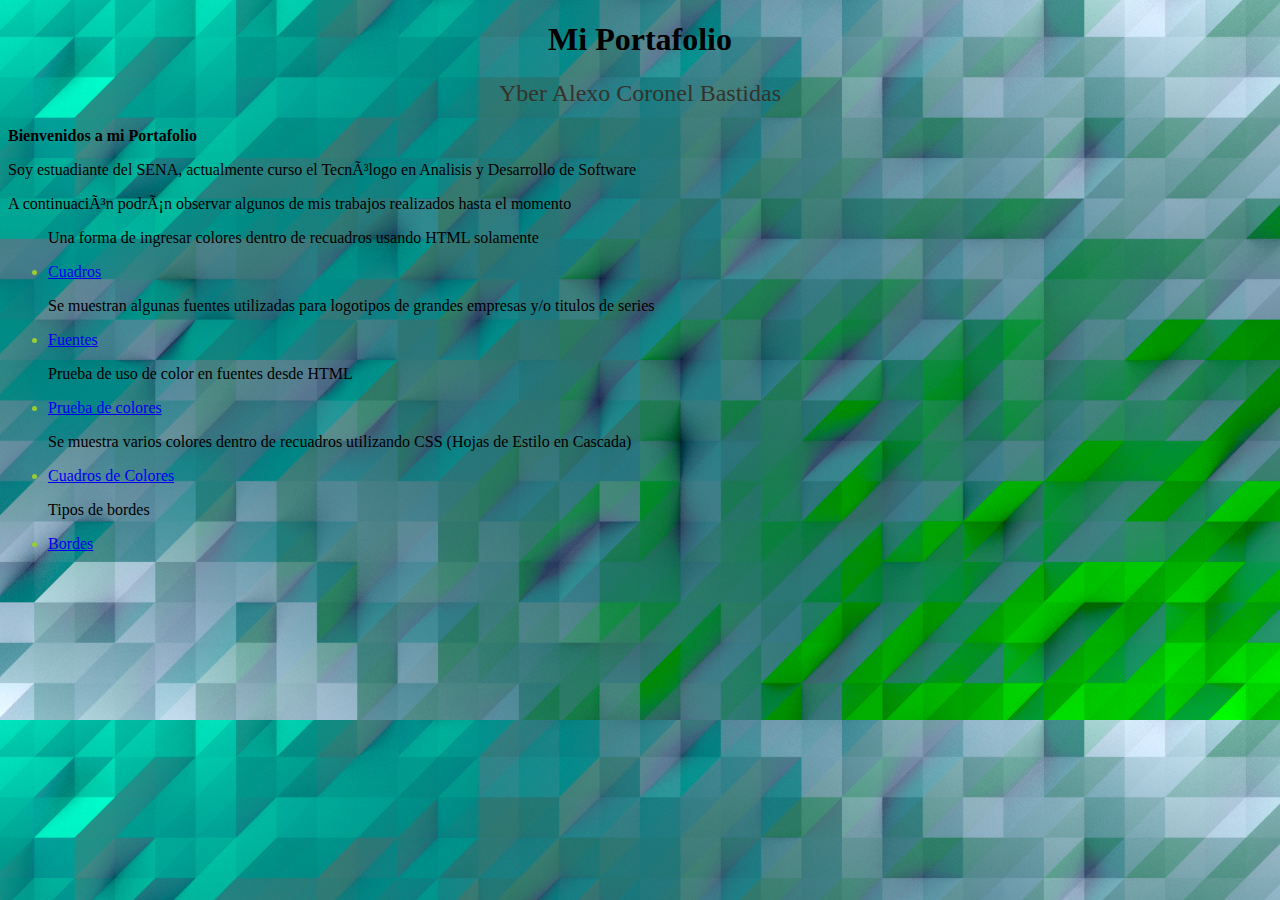
<file: index.html>
<!DOCTYPE html>
<html Lang=”es”>
<html>
    <head> 
        <meta charset"UTF-8">
        <meta name="viewport" content="width=device-width, initial-scale=1.0">
        <title> Mi portafolio </title>
        <link rel="stylesheet" href="css/style.css">
        <link rel="stylesheet" media="screen" href="https://fontlibrary.org//face/nemoy" type="text/css"/>  
        <link rel="stylesheet" media="screen" href="https://fontlibrary.org//face/mitica" type="text/css"/> 
        <link rel="stylesheet" media="screen" href="https://fontlibrary.org//face/tambourine" type="text/css"/> 
        <link rel="stylesheet" media="screen" href="https://fontlibrary.org//face/coupeur-bricoleur" type="text/css"/> 

    </head>
    <body>   
                
            <h1 class="titulo">Mi Portafolio</h1>
            <h2 class="nombre" >Yber Alexo Coronel Bastidas</h2>
              <p class="bienvenida">Bienvenidos a mi Portafolio</p>  
              <p class="intro">Soy estuadiante del SENA, actualmente curso el Tecnólogo en Analisis y Desarrollo de Software</p>
            
            <p>A continuación podrán observar algunos de mis trabajos realizados hasta el momento</p>
            <ul>
                <p>Una forma de ingresar colores dentro de recuadros usando HTML solamente</p>
                <li class="selector-clase"> <a href="Cuadros.html">Cuadros</a></li>
                <p>Se muestran algunas fuentes utilizadas para logotipos de grandes empresas y/o titulos de series</p>
                <li class="selector-clase"> <a href="fuentes.html">Fuentes</a></li>
                <p>Prueba de uso de color en fuentes desde HTML</p> 
                <li class="selector-clase"> <a href="Colores.html">Prueba de colores</a></li>
                <p>Se muestra varios colores dentro de recuadros utilizando CSS (Hojas de Estilo en Cascada)</p>
                <li class="selector-clase"> <a href="cuadros-colores.html">Cuadros de Colores</a> </li>
                <p>Tipos de bordes</p>
                <li class="selector-clase"> <a href="bordes.html">Bordes</a> </li>
            </ul>
    </body>
</html>
</file>
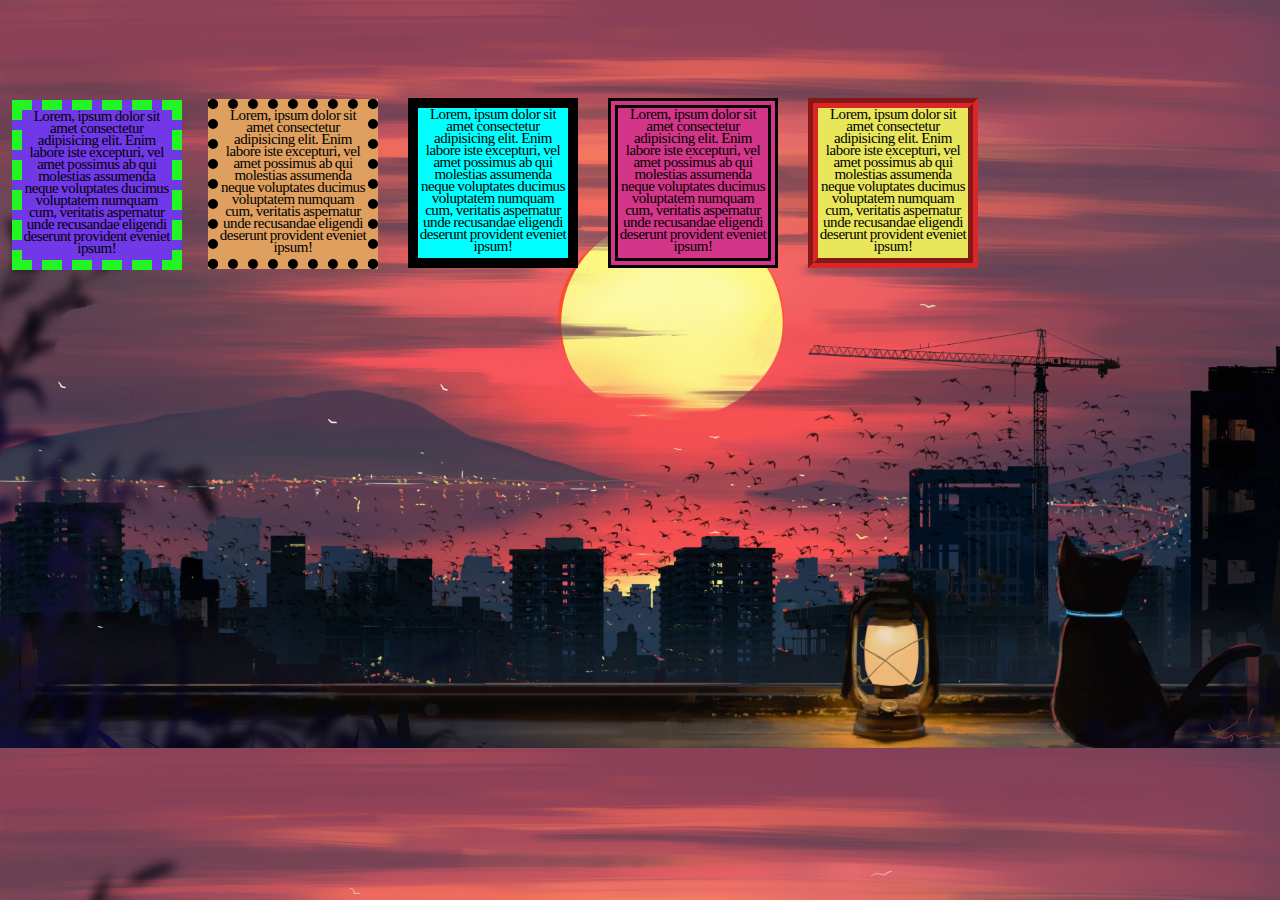
<file: bordes.html>
<!DOCTYPE html>
<html lang="en">
<head>
    <meta charset="UTF-8">
    <meta http-equiv="X-UA-Compatible" content="IE=edge">
    <meta name="viewport" content="width=device-width, initial-scale=1.0">
    <title>Bordes</title>
    <link rel="stylesheet" href="css/bordes.css">
   
</head>
<body>
    
    <div>
        <p class="box">Lorem, ipsum dolor sit amet consectetur adipisicing elit. Enim labore iste excepturi, vel amet possimus ab qui molestias assumenda neque voluptates ducimus voluptatem numquam cum, veritatis aspernatur unde recusandae eligendi deserunt provident eveniet ipsum!</p>

        <p class="box1">Lorem, ipsum dolor sit amet consectetur adipisicing elit. Enim labore iste excepturi, vel amet possimus ab qui molestias assumenda neque voluptates ducimus voluptatem numquam cum, veritatis aspernatur unde recusandae eligendi deserunt provident eveniet ipsum!</p>

        <p class="box2">Lorem, ipsum dolor sit amet consectetur adipisicing elit. Enim labore iste excepturi, vel amet possimus ab qui molestias assumenda neque voluptates ducimus voluptatem numquam cum, veritatis aspernatur unde recusandae eligendi deserunt provident eveniet ipsum!</p>

        <p class="box3">Lorem, ipsum dolor sit amet consectetur adipisicing elit. Enim labore iste excepturi, vel amet possimus ab qui molestias assumenda neque voluptates ducimus voluptatem numquam cum, veritatis aspernatur unde recusandae eligendi deserunt provident eveniet ipsum!</p>

        <p class="box4">Lorem, ipsum dolor sit amet consectetur adipisicing elit. Enim labore iste excepturi, vel amet possimus ab qui molestias assumenda neque voluptates ducimus voluptatem numquam cum, veritatis aspernatur unde recusandae eligendi deserunt provident eveniet ipsum!</p>

    </div><br><br>
    <section>
    <div class="circulo">
        <span style="--i:1;"></span>
        <span style="--i:2;"></span>
        <span style="--i:3;"></span>
        <span style="--i:4;"></span>
        <span style="--i:5;"></span>
        <span style="--i:6;"></span>
        <span style="--i:7;"></span>
        <span style="--i:8;"></span>
        <span style="--i:9;"></span>
        <span style="--i:10;"></span>
        <span style="--i:11;"></span>
        <span style="--i:12;"></span>
        <span style="--i:13;"></span>
        <span style="--i:14;"></span>
        <span style="--i:15;"></span>
    </div>
    </section>
    
</body>
</html>
</file>
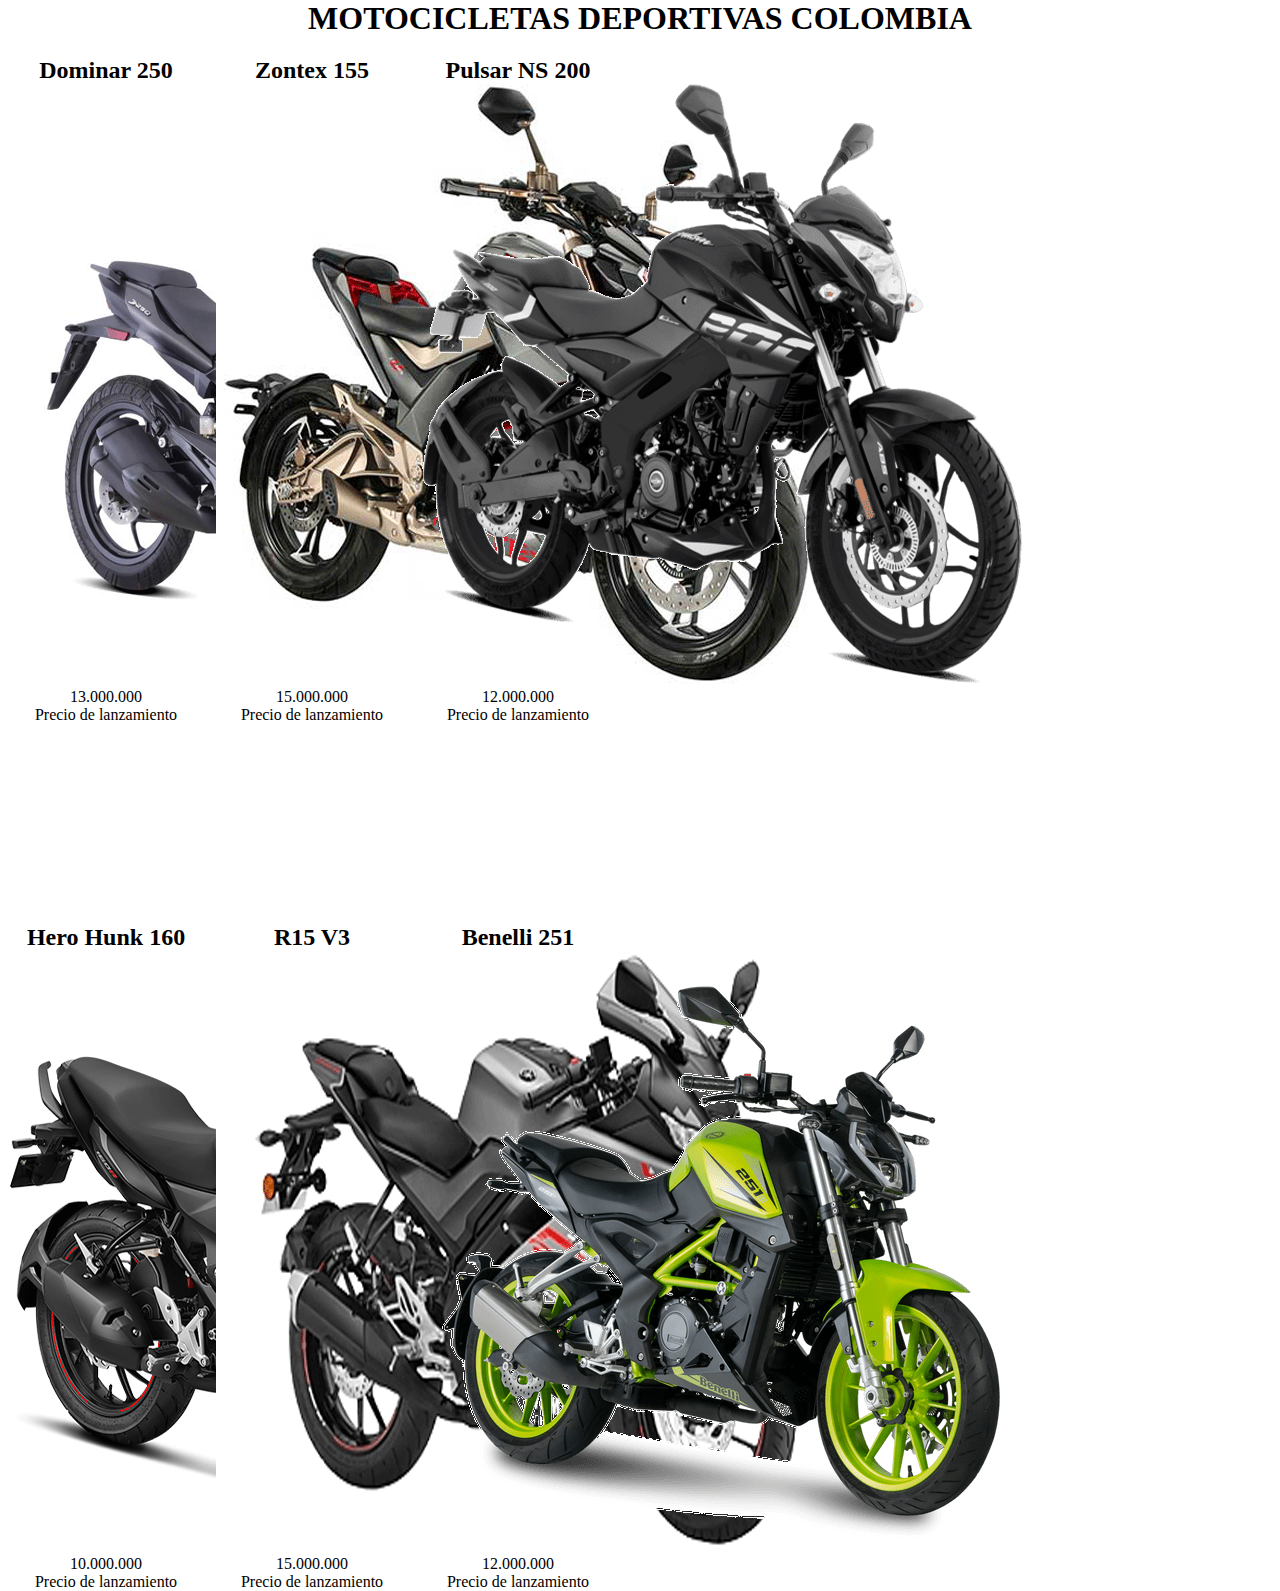
<file: catalogo.html>
<!DOCTYPE html>
<html lang="en">
<head>
    <meta charset="UTF-8">
    <meta http-equiv="X-UA-Compatible" content="IE=edge">
    <meta name="viewport" content="width=device-width, initial-scale=1.0">
    
    <title>Catálogo</title>

    <link rel="shortcut icon" href="images/faviconyber.png" type="image/x-icon">
    <link rel="stylesheet" href="css/catalogo.css">
</head>
<body>
    <H1>MOTOCICLETAS DEPORTIVAS COLOMBIA</H1>

    <div class="main">
        <div class="box1">
            <h2>Dominar 250</h2>
            <img src="images/DOMINAR250.png" alt="">
            <label>13.000.000</label>
            <label>Precio de lanzamiento</label>

        </div>
        <div class="box2">
            <h2>Zontex 155</h2>
            <img src="images/zontes155.png" alt="">
            <label>15.000.000</label>
            <label>Precio de lanzamiento</label>

        </div>
        <div class="box3">
            <h2>Pulsar NS 200</h2>
            <img src="images/Pulsarns200.png" alt="">
            <label>12.000.000</label>
            <label>Precio de lanzamiento</label>

        </div>
        
    </div>
    <div class="main1">
        <div class="box4">
            <h2>Hero Hunk 160</h2>
            <img src="images/Hunk160.png" alt="">
            <label>10.000.000</label>
            <label>Precio de lanzamiento</label>

        </div>
        <div class="box5">
            <h2>R15 V3</h2>
            <img src="images/r15v3.png" alt="">
            <label>15.000.000</label>
            <label>Precio de lanzamiento</label>

        </div>
        <div class="box6">
            <h2>Benelli 251</h2>
            <img src="images/benelli251.png" alt="">
            <label>12.000.000</label>
            <label>Precio de lanzamiento</label>

        </div>
    </div>
</body>
</html>
</file>
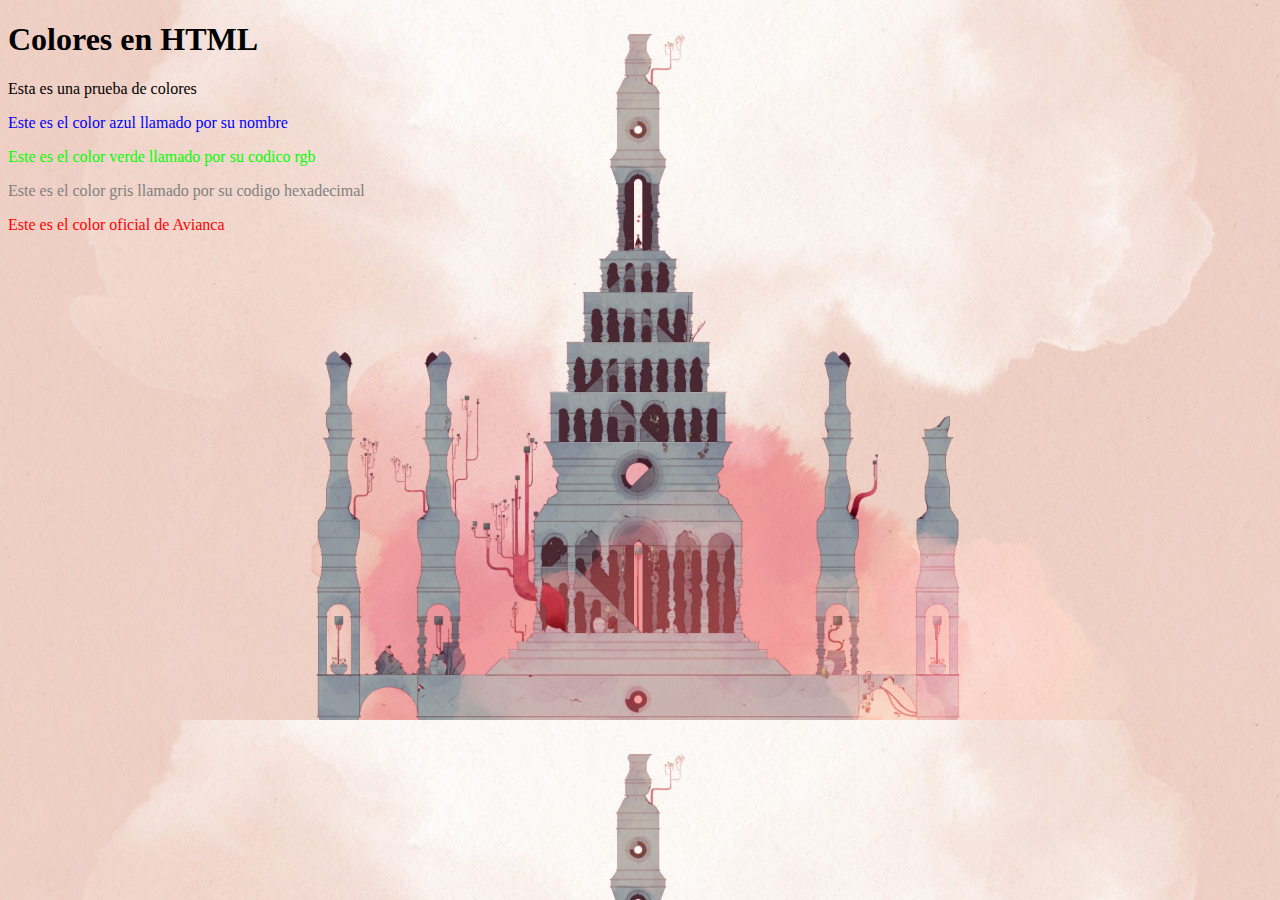
<file: Colores.html>
<!DOCTYPE html>
<html lang="en">
<head>
    <meta charset="UTF-8">
    <meta http-equiv="X-UA-Compatible" content="IE=edge">
    <meta name="viewport" content="width=device-width, initial-scale=1.0">
    <title>Colores</title>
    <link rel="stylesheet" media="screen" href="https://fontlibrary.org//face/metal-lord" type="text/css"/> 
<style>
    body{
        background-image: url('images/castillo.jpg');
        background-size: cover;
    }
</style>
</head>
<body>

    <h1>Colores en HTML</h1>
    <p>Esta es una prueba de colores</p>
    <p
    style="color: blue;">Este es el color azul llamado por su nombre</p>
    <p
    style="color: rgb(0,255,0);">Este es el color verde llamado por su codico rgb</p>
    <p
    style="color: #808080">Este es el color gris llamado por su codigo hexadecimal</p>
    <p
    style="color: red;">Este es el color oficial de Avianca</p>

</body>
</html>
</file>
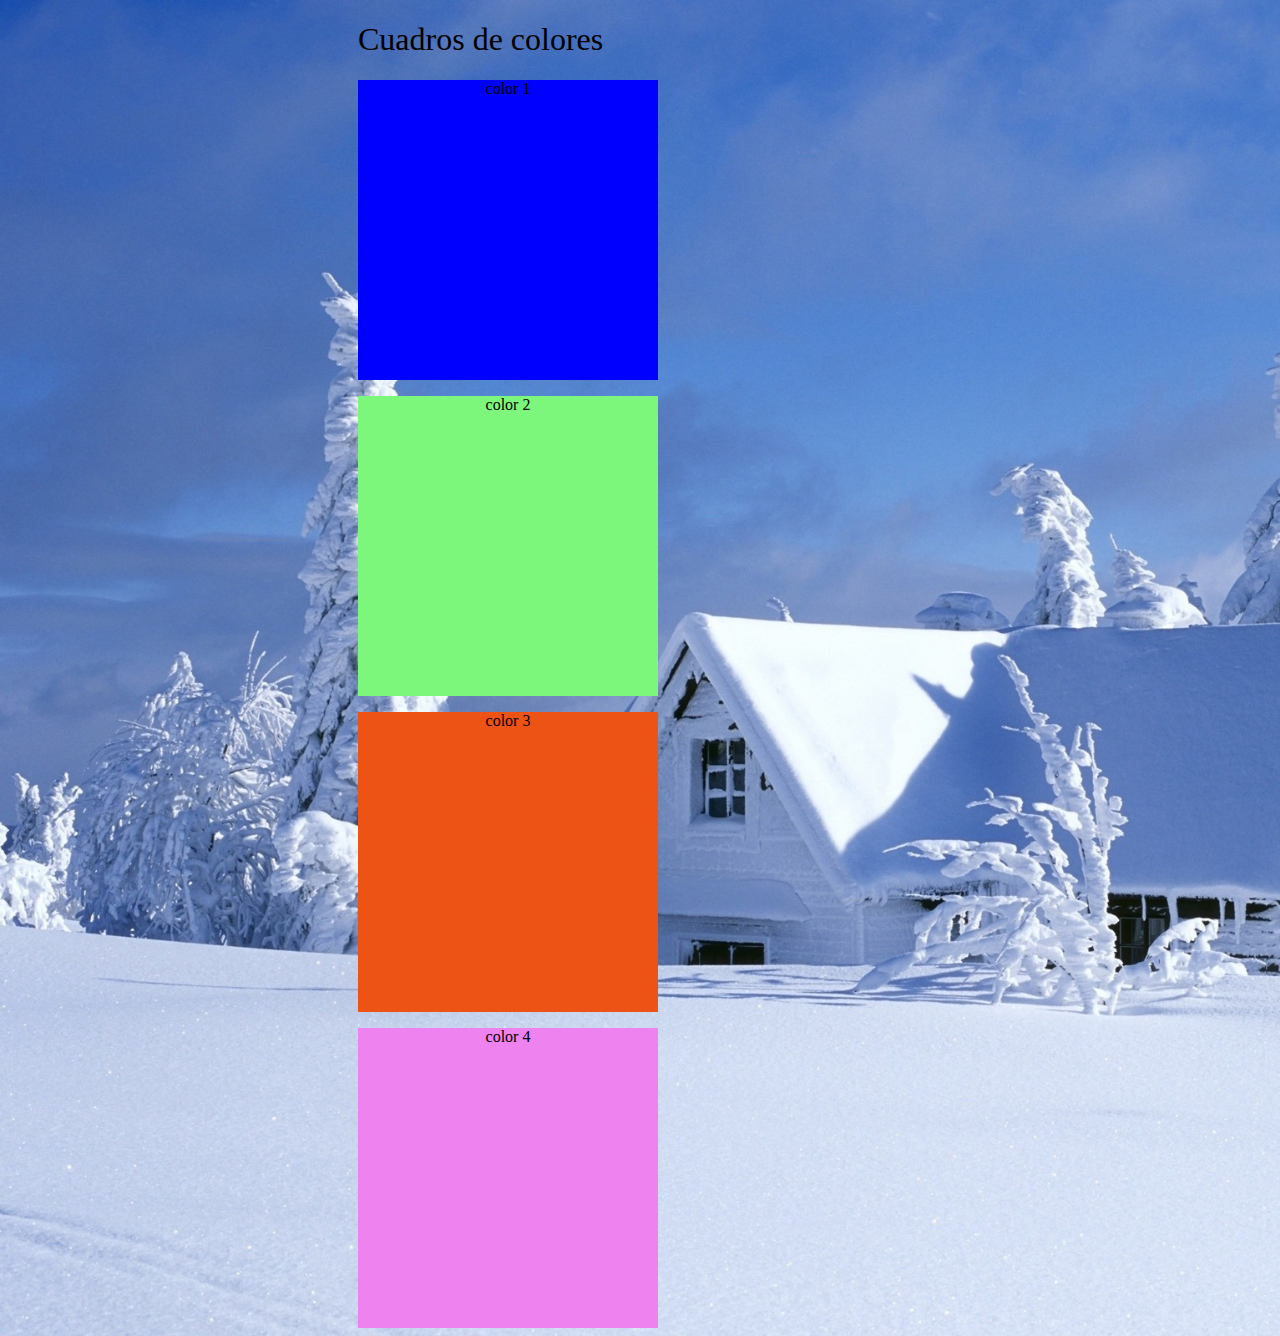
<file: Cuadros.html>
<!DOCTYPE html>
<html lang="en">
<head>
    <meta charset="UTF-8">
    <meta http-equiv="X-UA-Compatible" content="IE=edge">
    <meta name="viewport" content="width=device-width, initial-scale=1.0">
    <title>Colores</title>
    <link rel="stylesheet" media="screen" href="https://fontlibrary.org//face/metal-lord" type="text/css"/> 

    <style>

        body{
            background-image: url('images/nieve.jpg');
            background-size: cover;
        }

        .titulo{
            font-family: 'MetalLordRegular';
             font-weight: normal;
             font-style: normal; 
             margin-left: 350px;
        }

        .c1, .c2, .c3, .c4{
            font-family: 'MetalLordRegular';
             font-weight: normal;
             font-style: normal; 
             margin-right: 40px;
        }

        .color1{
        width: 300px;
        height: 300px;
        background-color: blue;
        text-align: center;
        margin-left: 350px;
        }
        .color2{
        width: 300px;
        height: 300px;
        background-color: #7cf77c;
        text-align: center;
        margin-left: 350px;
        }
        .color3{
        width: 300px;
        height: 300px;
        background-color: rgb(238,83,22);
        text-align: center;
        justify-content: center;
        margin-left: 350px;
        }
        .color4{
        width: 300px;
        height: 300px;    
        background-color: violet;
        text-align: center;
        margin-left: 350px;
        }
    
    </style>
     
</head>
<body>
    <h1 class="titulo" >Cuadros de colores</h1>
    <div class="color1">
        <ul>
            <p class="c1">color 1</p>
        </ul>
    </div>
    <div class="color2">
        <ul>
            <p class="c2">color 2</p>
        </ul>
    </div>
    <div class="color3">
        <ul>
            <p class="c3">color 3</p>
        </ul>
    </div>
    <div class="color4">
        <ul>
            <p class="c4">color 4</p>
        </ul>
    </div>
</body>
</html>
</file>
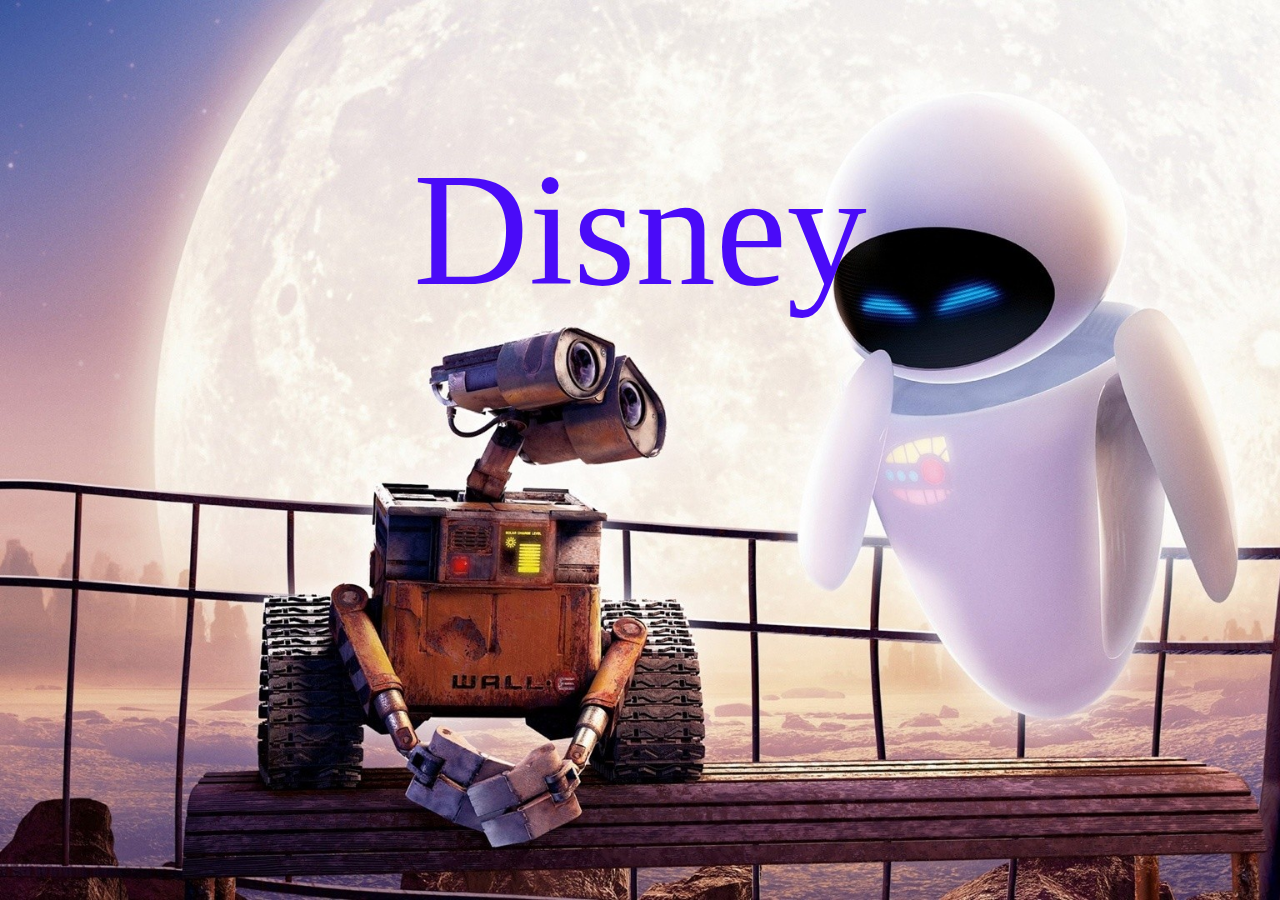
<file: fuente-d.html>
<!DOCTYPE html>
<html lang="en">
<head>
    <meta charset="UTF-8">
    <meta http-equiv="X-UA-Compatible" content="IE=edge">
    <meta name="viewport" content="width=device-width, initial-scale=1.0">
    <title>Fuente D</title>
    <link rel="stylesheet" href="css/fuente-d.css">
    <link rel="stylesheet" media="screen" href="https://fontlibrary.org//face/waltograph-disney" type="text/css"/>
</head>
<body>
    <div class="box-1">
        <p class="fuente-d">Disney</p>
       
</div>
    
</body>
</html>
</file>
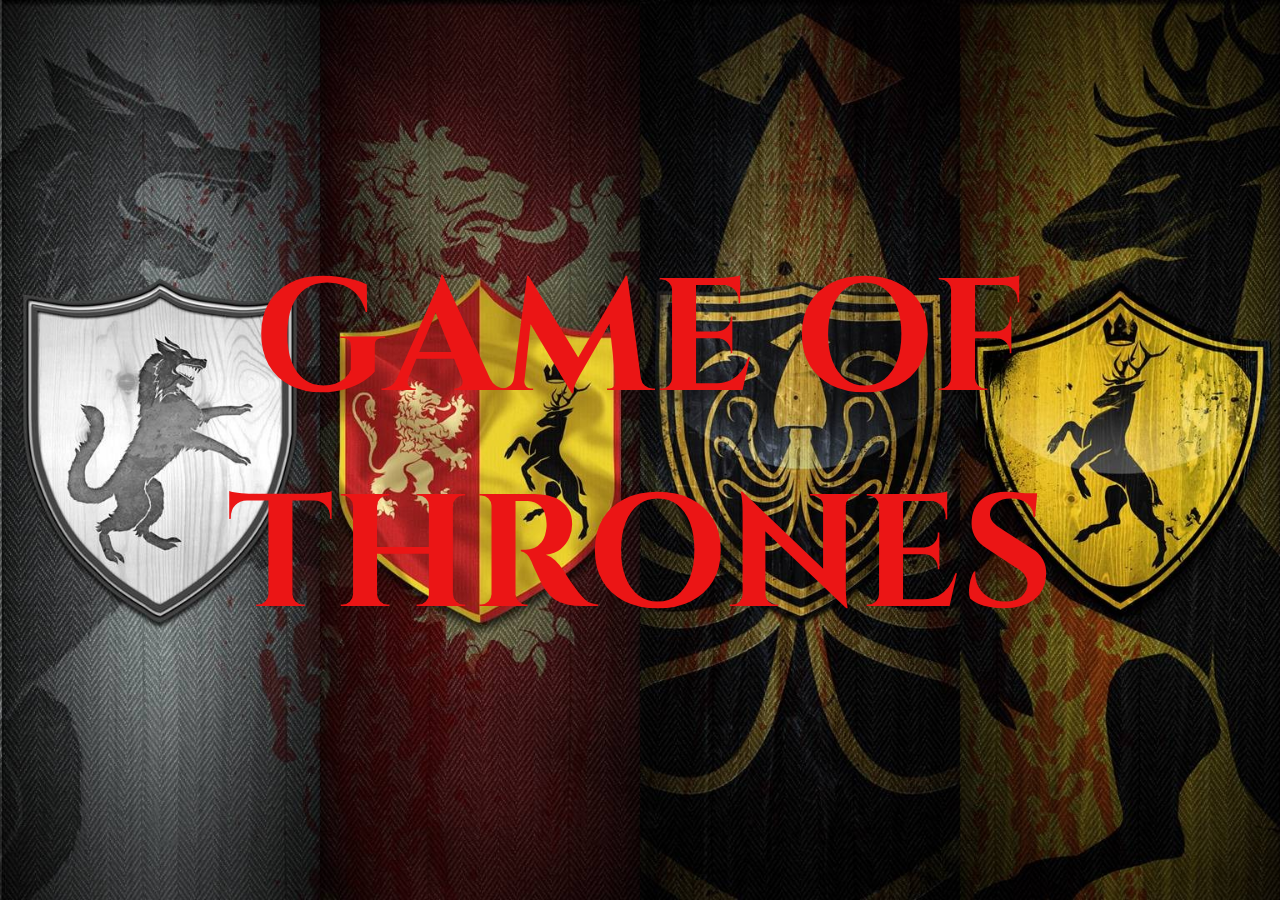
<file: fuente-g.html>
<!DOCTYPE html>
<html lang="en">
<head>
    <meta charset="UTF-8">
    <meta http-equiv="X-UA-Compatible" content="IE=edge">
    <meta name="viewport" content="width=device-width, initial-scale=1.0">
    <title>Fuente G</title>
    <link rel="stylesheet" href="css/fuente-g.css">
</head>
<body>
    <div class="box-1">
        <p class="fuente-g">GAME OF THRONES</p>
        
    </div>
</body>
</html>
</file>
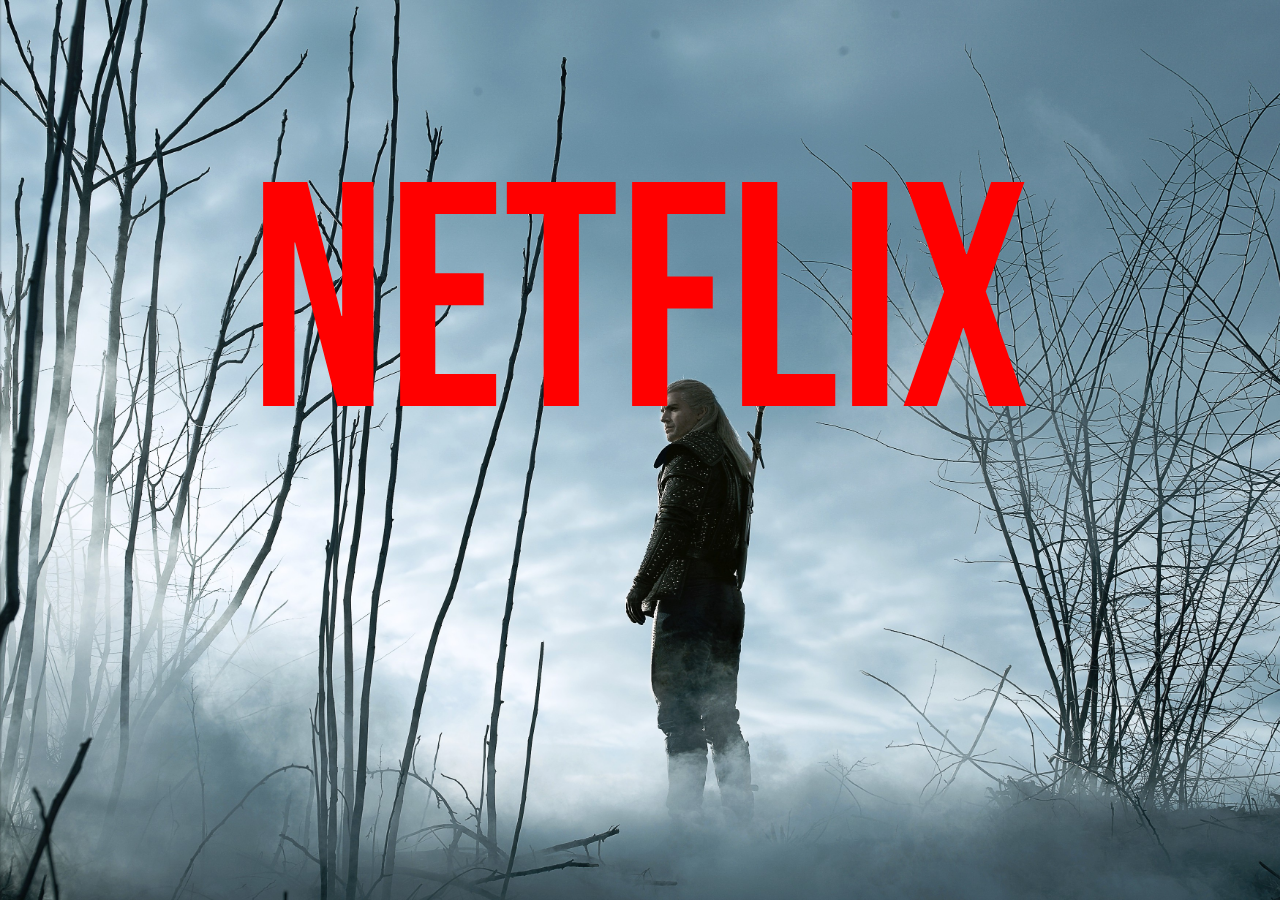
<file: fuente-n.html>
<!DOCTYPE html>
<html lang="en">
<head>
    <meta charset="UTF-8">
    <meta http-equiv="X-UA-Compatible" content="IE=edge">
    <meta name="viewport" content="width=device-width, initial-scale=1.0">
    <title>Fuente N</title>
    <link rel="stylesheet" href="css/fuente-n.css">
    
</head>
<body>
    
    <div class="box-1">
        
            <p class="fuente-n">NETFLIX</p>
          
            
    </div>
</body>
</html>
</file>
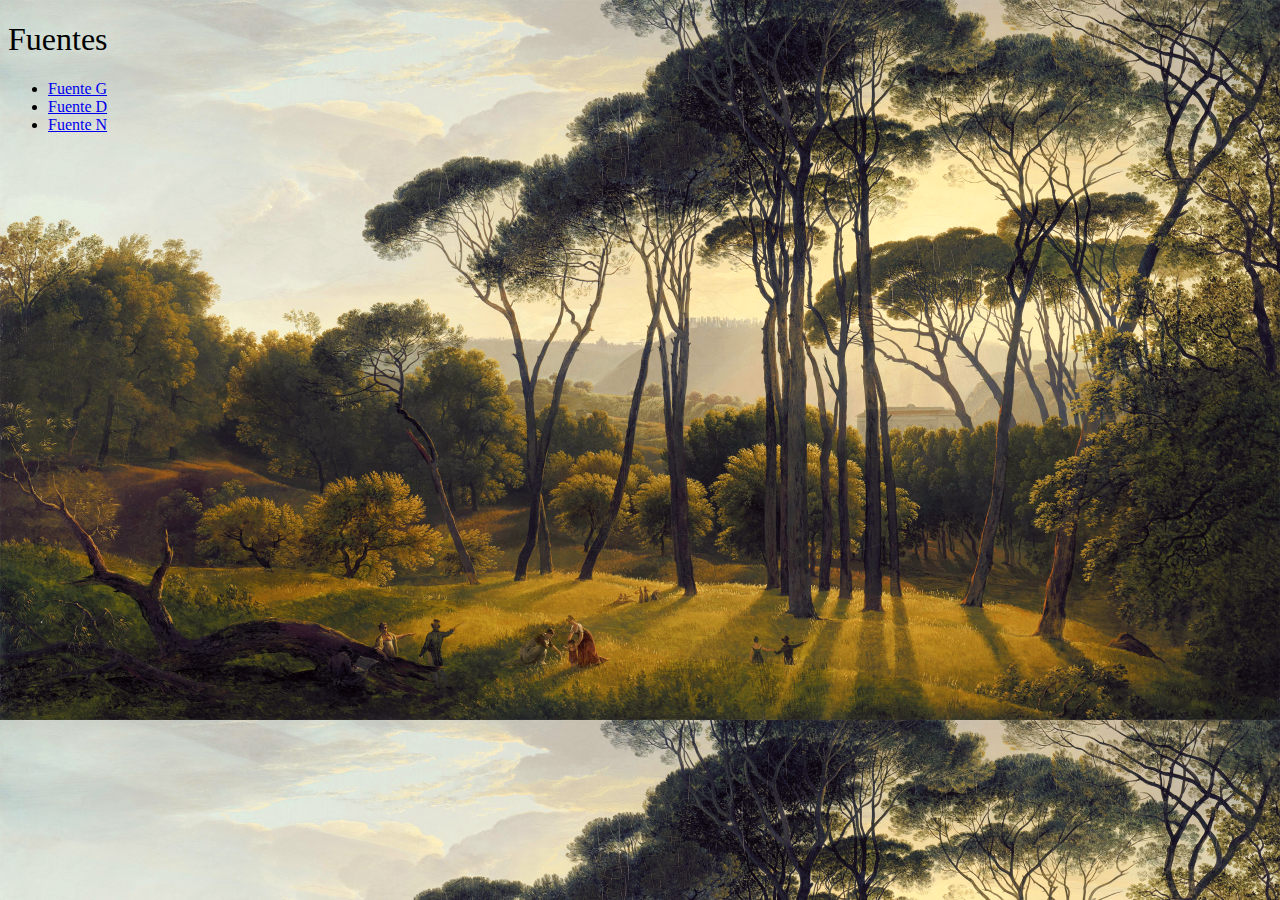
<file: fuentes.html>
<!DOCTYPE html>
<html lang="en">
<head>
    <meta charset="UTF-8">
    <meta http-equiv="X-UA-Compatible" content="IE=edge">
    <meta name="viewport" content="width=device-width, initial-scale=1.0">
    <title>Fuente</title>
    <link rel="stylesheet" href="css/fuentes.css">
    <link rel="stylesheet" media="screen" href="https://fontlibrary.org//face/generale-station" type="text/css"/> 
    <link rel="stylesheet" media="screen" href="https://fontlibrary.org//face/waltograph-disney" type="text/css"/> 


</head>
<body>
    <h1>Fuentes</h1>
    <div class="box-1">
        <ul>
            <li><a href="fuente-g.html">Fuente G</a></li>
            <li><a href="fuente-d.html">Fuente D</a></li>
            <li><a href="fuente-n.html">Fuente N</a></li>
        </ul>
    </div>
</body>
</html>
</file>
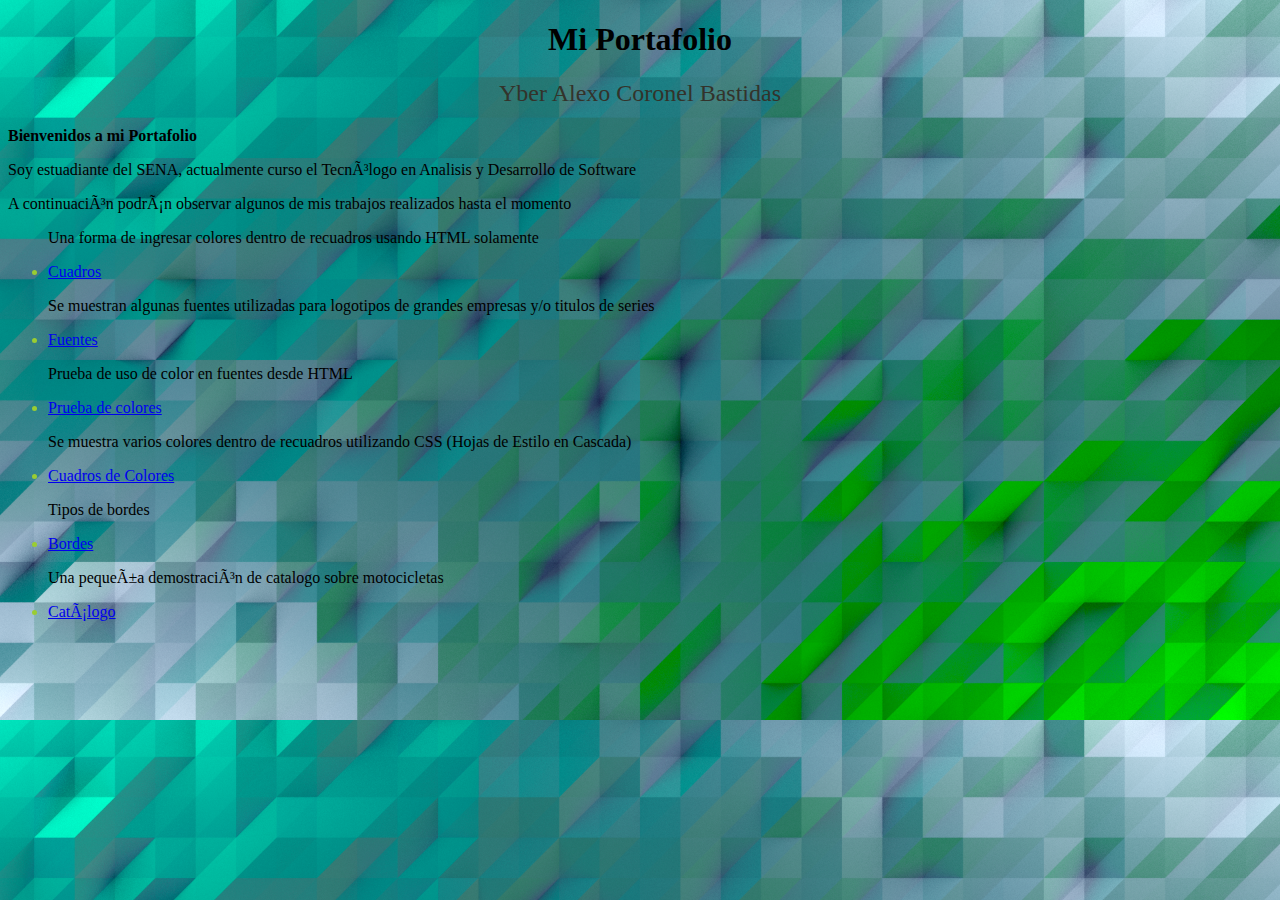
<file: index1.html>
<!DOCTYPE html>
<html Lang=”es”>
<html>
    <head> 
        <meta charset"UTF-8">
        <meta name="viewport" content="width=device-width, initial-scale=1.0">
        <title> Mi portafolio </title>
        <link rel="stylesheet" href="css/style.css">
        <link rel="stylesheet" media="screen" href="https://fontlibrary.org//face/nemoy" type="text/css"/>  
        <link rel="stylesheet" media="screen" href="https://fontlibrary.org//face/mitica" type="text/css"/> 
        <link rel="stylesheet" media="screen" href="https://fontlibrary.org//face/tambourine" type="text/css"/> 
        <link rel="stylesheet" media="screen" href="https://fontlibrary.org//face/coupeur-bricoleur" type="text/css"/> 
       
    </head>
    <body>   
                
            <h1 class="titulo">Mi Portafolio</h1>
            <h2 class="nombre" >Yber Alexo Coronel Bastidas</h2>
              <p class="bienvenida">Bienvenidos a mi Portafolio</p>  
              <p class="intro">Soy estuadiante del SENA, actualmente curso el Tecnólogo en Analisis y Desarrollo de Software</p>
            
            <p>A continuación podrán observar algunos de mis trabajos realizados hasta el momento</p>
            <ul>
                <p>Una forma de ingresar colores dentro de recuadros usando HTML solamente</p>
                <li class="selector-clase"> <a href="Cuadros.html">Cuadros</a></li>
                <p>Se muestran algunas fuentes utilizadas para logotipos de grandes empresas y/o titulos de series</p>
                <li class="selector-clase"> <a href="fuentes.html">Fuentes</a></li>
                <p>Prueba de uso de color en fuentes desde HTML</p> 
                <li class="selector-clase"> <a href="Colores.html">Prueba de colores</a></li>
                <p>Se muestra varios colores dentro de recuadros utilizando CSS (Hojas de Estilo en Cascada)</p>
                <li class="selector-clase"> <a href="cuadros-colores.html">Cuadros de Colores</a> </li>
                <p>Tipos de bordes</p>
                <li class="selector-clase"> <a href="bordes.html">Bordes</a> </li>
                <p>Una pequeña demostración de catalogo sobre motocicletas</p>
                <li class="selector-clase"> <a href="catalogo.html">Catálogo</a> </li>
            </ul>
    </body>
</html>
</file>
<file: css/style.css>
/*Estoy utilizando elementos html */
h1 {
    /*propiedades*/
    text-align: center;
}
h2 {
    text-align: center;
    color:rgb(51, 51, 43); 
}

.selector-clase{
    color:rgb(32, 139, 38)
}
/*selector de clase hace referencia a alguna fuente especial*/
/*selector de clase atado a un elemento li., ., p.,....*/
p.selector-clase {
    color:violet
}
li.selector-clase {
    color:yellowgreen
}

body{
    background-image: url('../images/fondop.png');
    background-size: cover;
}

.titulo{
    font-family: 'NemoyBold';
    font-weight: bold;
    font-style: normal;  
}

.nombre{
   font-family: 'MiTicaRegular';
   font-weight: normal;
   font-style: normal; 
}

.bienvenida{
    font-family: 'TambourineRegular';
   font-weight: bold;
   font-style: normal;
}

.intro{
    font-family: 'CoupeurBricoleurDOWN';
   font-weight: normal;
   font-style: normal;
}
</file>
<file: css/bordes.css>
body{
    background-image: url(../images/atardecer.jpg);
    background-size: cover;
}

p{
    font-size: 15px;
    margin-top: 5px;
    margin-bottom: 18px;
    text-align: center;
    margin: 0.25em;
    letter-spacing: -.03em;
    word-spacing: -.03em;
    line-height: .8em;
}

.box{
    display: flex;
    width: 150px;
    height: 150px;
    border: 10px dashed rgb(33, 246, 36);
    background-color: rgb(112, 56, 231);
    margin-bottom: 50px;
    margin-top: 100px;
  
}

.box1{
    display: flex;
    width: 150px;
    height: 150px;
    border: 10px dotted black;
    background-color: rgb(222, 159, 95);
    margin-left: 200px; 
    margin-bottom: 50px;
    margin-top: -221px;
}

.box2{
    display: flex;
    width: 150px;
    height: 150px;
    border: 10px solid black;
    background-color: aqua;
    margin-left: 400px; 
    margin-bottom: -655px;
    margin-top: -221px; 
}

.box3{
    display: flex;
    width: 150px;
    height: 150px;
    border: 10px double black;
    background-color: rgb(211, 53, 137);
    margin-left: 600px; 
    margin-bottom: 50px;
    margin-top: 485px;
}

.box4{
    display: flex;
    width: 150px;
    height: 150px;
    border: 10px groove rgb(218, 38, 38);
    background-color: rgb(232, 230, 91);
    margin-left: 800px; 
    margin-bottom: 50px;
    margin-top: -220px;
}

section .circulo span{
    position: absolute;
    margin-left: 480px;
    height: 10px;
    width: 10px;
    border-radius: 500px;
    transform: rotate(calc(var(--i) * (360deg / 15))) translateY(35px);
    background: rgb(240, 253, 117);
    animation: animate 1.5s linear infinite;
    animation-delay: calc(var(--i)*0.1s);
    opacity: 0;
}

@keyframes animate{
    0%{
        opacity: 1;
    }
    100%{
        opacity: 0;
    }
}
</file>
<file: css/catalogo.css>
*{
    margin: 0;
    padding: 0;
}

h1{
    text-align: center;
}

h2{
    text-align: center;
}

.main{
    margin-top: 20px;
    
}

.main1{
    margin-top: 200px;
}

label{
    text-align: center;
    display: block;
}

.box1, .box2, .box3, .box4, .box5, .box6{
    width: 15%;
    display: inline-block;
    margin-left: 10px;
}

.imagesDOMINAR250{
    width: 50%;
    margin-top: 55px;
}

.imagesbenelli251{
    width: 100%;
    margin-top: 55px;
}

.imagesHunk160{
    width: 100%;
    margin-top: 55px;
}

.imagesPulsarns200{
    width: 100%;
    margin-top: 55px;
}

.imageszontex155{
    width: 50%;
    margin-top: 55px;
}

.imagesr15v3{
    width: 100%;
    margin-top: 55px;
}
</file>
<file: css/fuente-d.css>
.box-1 {
    display: flex;
    justify-content: center;
    align-items: center;
    height: 100vh;
}

.fuente-d {
    margin-bottom: 600px;
    color:rgb(74, 11, 248);
    font-size: 10em;
    font-family: 'WaltographRegular';
    font-weight: normal;
    font-style: normal;
}

body{
    margin: 0;
    padding: 0;
    background-image: url('../images/walle.jpg');
    background-size: cover;
}
</file>
<file: css/fuente-g.css>
.box-1 {
    display: flex;
    justify-content: center;
    align-items: center;
    height: 100vh;
}

.fuente-g{
    text-align: center;
    position: absolute;
    font-family: 'Cinzel'; 
    color:rgb(235, 21, 21);
    font-size: 10em;
}

body{
    margin: 0;
    padding: 0;
    background-image: url('../images/GOT.jpg');
    background-size: cover;
    
}

/* cinzel-700 - latin */
@font-face {
    font-family: 'Cinzel';
    font-style: normal;
    font-weight: 700;
    src: url('../fonts/cinzel-v19-latin-700.eot'); /* IE9 Compat Modes */
    src: local(''),
         url('../fonts/cinzel-v19-latin-700.eot?#iefix') format('embedded-opentype'), /* IE6-IE8 */
         url('../fonts/cinzel-v19-latin-700.woff2') format('woff2'), /* Super Modern Browsers */
         url('../fonts/cinzel-v19-latin-700.woff') format('woff'), /* Modern Browsers */
         url('../fonts/cinzel-v19-latin-700.ttf') format('truetype'), /* Safari, Android, iOS */
         url('../fonts/cinzel-v19-latin-700.svg#Cinzel') format('svg'); /* Legacy iOS */
  }
</file>
<file: css/fuente-n.css>
.box-1 {
    display: flex;
    justify-content: center;
    align-items: center;
    height: 100vh;
}

.fuente-n {
    color:red;
    text-align: center;
    margin-bottom: 1em;
    margin-bottom: 600px;
    font-size: 20em;
    font-family: 'Bebas Neue' 
}

body{
    margin: 0;
    padding: 0; 
    background-image: url('../images/Netflix.jpg');
    background-size: cover;
}

/* bebas-neue-regular - latin */
@font-face {
    font-family: 'Bebas Neue';
    font-style: normal;
    font-weight: 400;
    src: url('../fonts/bebas-neue-v9-latin-regular.eot'); /* IE9 Compat Modes */
    src: local(''),
         url('../fonts/bebas-neue-v9-latin-regular.eot?#iefix') format('embedded-opentype'), /* IE6-IE8 */
         url('../fonts/bebas-neue-v9-latin-regular.woff2') format('woff2'), /* Super Modern Browsers */
         url('../fonts/bebas-neue-v9-latin-regular.woff') format('woff'), /* Modern Browsers */
         url('../fonts/bebas-neue-v9-latin-regular.ttf') format('truetype'), /* Safari, Android, iOS */
         url('../fonts/bebas-neue-v9-latin-regular.svg#BebasNeue') format('svg'); /* Legacy iOS */
  }
</file>
<file: css/fuentes.css>
.courier-font{
    font-family:'Courier New', Courier, monospace;
}

body{
    background-image: url('../images/paisaje.jpg');
    background-size: cover;
}

h1{
    font-family: 'GeneraleStationRegular';
   font-weight: normal;
   font-style: normal; 
}

.fuente-g.html{
    font-family: 'Cinzel'; 
}

@font-face {
    font-family: 'Cinzel';
    font-style: normal;
    font-weight: 700;
    src: url('../fonts/cinzel-v19-latin-700.eot'); /* IE9 Compat Modes */
    src: local(''),
         url('../fonts/cinzel-v19-latin-700.eot?#iefix') format('embedded-opentype'), /* IE6-IE8 */
         url('../fonts/cinzel-v19-latin-700.woff2') format('woff2'), /* Super Modern Browsers */
         url('../fonts/cinzel-v19-latin-700.woff') format('woff'), /* Modern Browsers */
         url('../fonts/cinzel-v19-latin-700.ttf') format('truetype'), /* Safari, Android, iOS */
         url('../fonts/cinzel-v19-latin-700.svg#Cinzel') format('svg'); /* Legacy iOS */
  }

  .fuente-d.html{
    font-family: 'WaltographRegular';
    font-weight: normal;
    font-style: normal;
  }

  .fuente-n.html{
    font-family: 'Bebas Neue' 
  }

  @font-face {
    font-family: 'Bebas Neue';
    font-style: normal;
    font-weight: 400;
    src: url('../fonts/bebas-neue-v9-latin-regular.eot'); /* IE9 Compat Modes */
    src: local(''),
         url('../fonts/bebas-neue-v9-latin-regular.eot?#iefix') format('embedded-opentype'), /* IE6-IE8 */
         url('../fonts/bebas-neue-v9-latin-regular.woff2') format('woff2'), /* Super Modern Browsers */
         url('../fonts/bebas-neue-v9-latin-regular.woff') format('woff'), /* Modern Browsers */
         url('../fonts/bebas-neue-v9-latin-regular.ttf') format('truetype'), /* Safari, Android, iOS */
         url('../fonts/bebas-neue-v9-latin-regular.svg#BebasNeue') format('svg'); /* Legacy iOS */
  }
</file>
